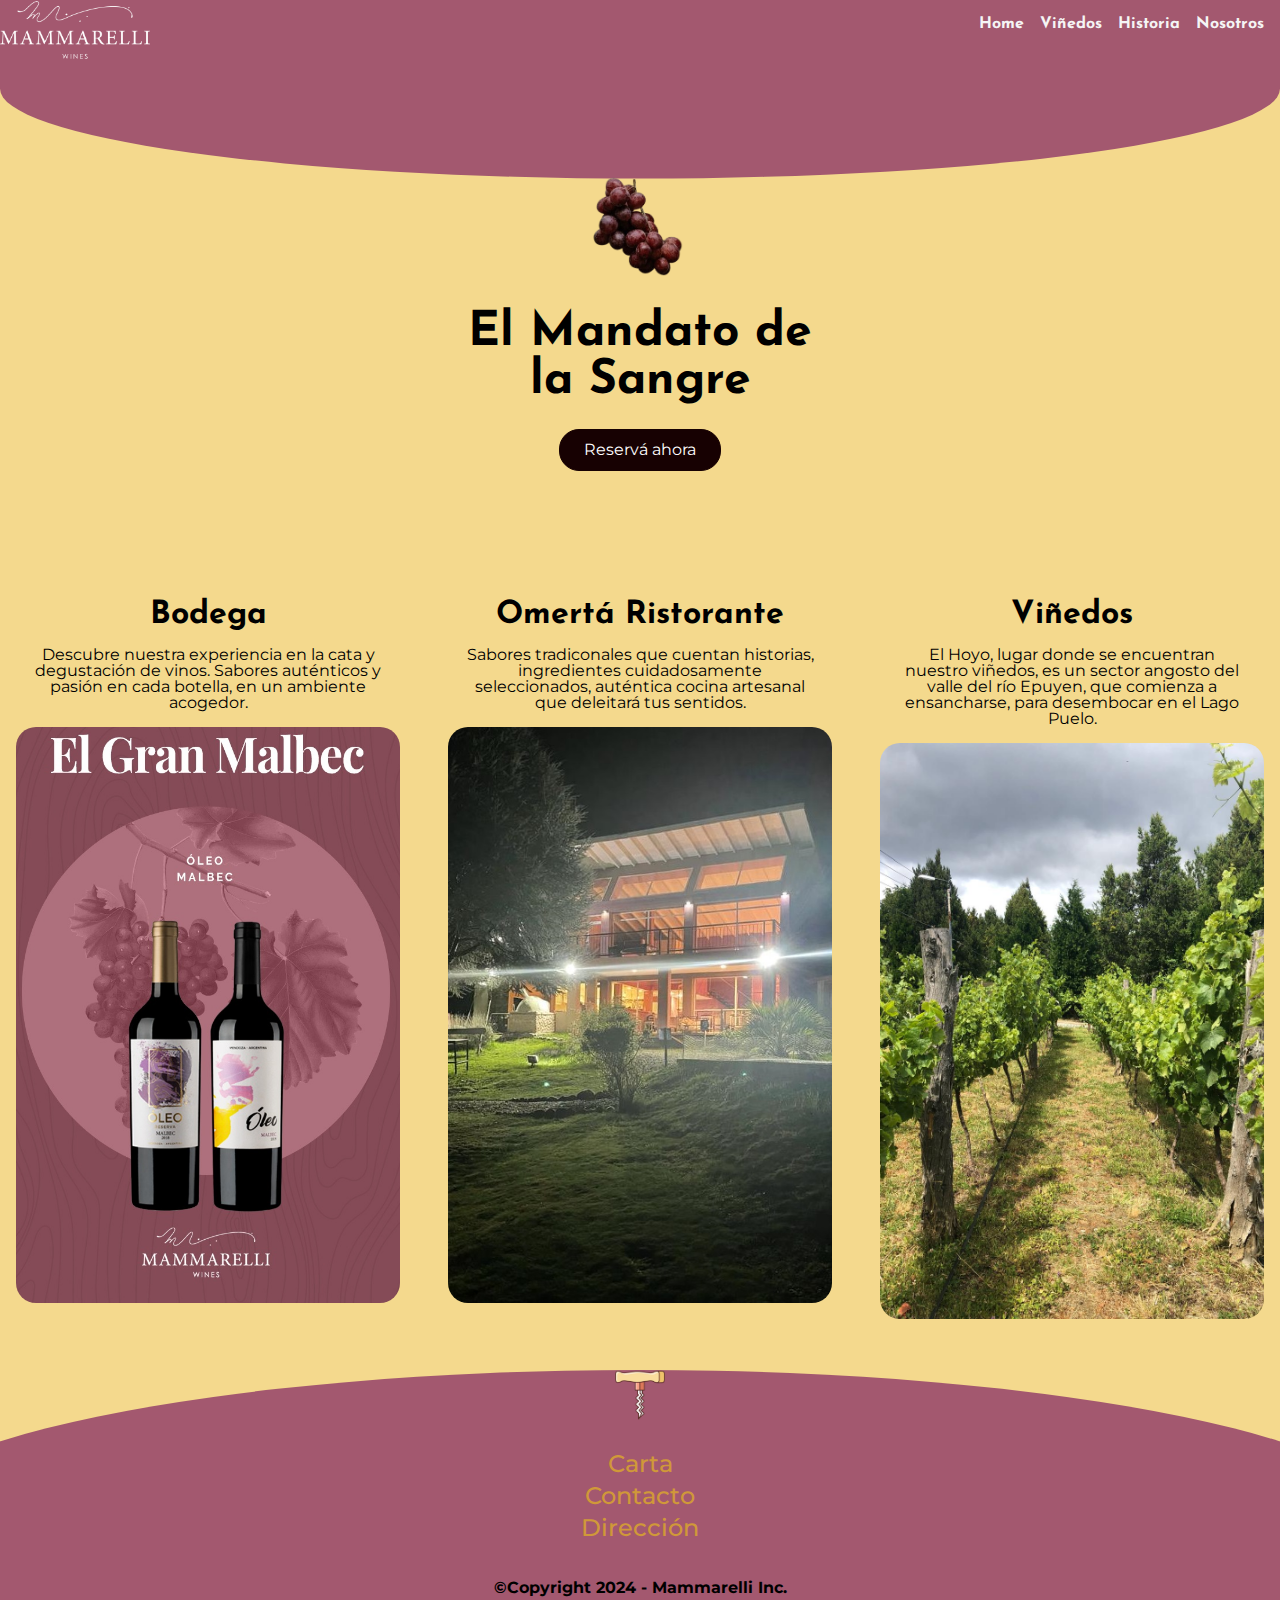
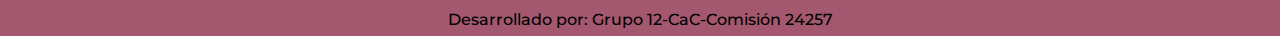
<file: index.html>
<!DOCTYPE html>
<html lang="es-la">
  <head>
    <meta charset="UTF-8" />
    <meta name="viewport" content="width=device-width, initial-scale=1.0" />
    <title>Mammarelli Wines</title>
    <link rel="shortcut icon" href="./Assets/icons/icons8-wine-64.png " />

    <link
      rel="stylesheet"
      href="https://cdn.jsdelivr.net/npm/bootstrap-icons@1.11.1/font/bootstrap-icons.css"
    />
    <link rel="stylesheet" href="Styles/style.css" />

    <link rel="preconnect" href="https://fonts.googleapis.com" />
    <link rel="preconnect" href="https://fonts.gstatic.com" crossorigin />
    <link
      href="https://fonts.googleapis.com/css2?family=DM+Serif+Display:ital@0;1&display=swap"
      rel="stylesheet"
    />

    <link
      href="https://fonts.googleapis.com/css2?family=Montserrat:ital,wght@0,400;0,500;0,600;0,700;1,400;1,600&display=swap"
      rel="stylesheet"
    />
    <link rel="preconnect" href="https://fonts.googleapis.com" />
    <link rel="preconnect" href="https://fonts.gstatic.com" crossorigin />
    <link
      href="https://fonts.googleapis.com/css2?family=Josefin+Sans:ital,wght@0,100..700;1,100..700&display=swap"
      rel="stylesheet"
    />
  </head>

  <body>
    <!--    <div class="nav-circle"></div> -->
    <header>
      <!-- pasó a JS
        <div class="brand">
            <img class="brand-image" src="Assets/mammarelliwines-blanco-transparencia.png" alt="Logo de Mammarelli Wines">
            </div>
            <div class="screw">
                <img class="logo-screw" src="Assets/Icons/icons8-corkscrew-50.png" alt=""> <!--esta imagen hay que centrarla bien sobre las uvas-->
      <!--    </div>
            <button class="open-menu" id="abrir"><i class="bi bi-list"></i></button>
            <nav class="navbar" id="navbar">
                <button id="cerrar" class="close-menu"><i class="bi bi-x-circle"></i></button>
                <ul class="nav-list text-serif">
                <li><a href="./index.html">Home</a></li>
                <li><a href="./viñedos.html">Viñedos</a></li>
                <li><a href="./historia.html">Historia</a></li>
                <li><a href="./nosotros.html">Nosotros</a></li>
                </ul>
            </nav> -->
      <!--            <div class="nav-circle"></div> -->
    </header>

    <main>
      <section class="hero">
        <div class="grape-wrapper">
          <img class="grape" src="Assets/uvas-removebg.png" alt="" />

          <!--                <div class="nav-circle"></div> -->
        </div>
        <div class="hero-content">
          <h2 class="hero-title text-serif">El Mandato de la Sangre</h2>
          <button class="hero-button">Reservá ahora</button>
        </div>
      </section>

      <section class="features">
        <div class="features-wrapper">
          <div class="feature">
            <h4 class="text-serif feature-title">Bodega</h4>
            <p>
              Descubre nuestra experiencia en la cata y degustación de vinos.
              Sabores auténticos y pasión en cada botella, en un ambiente
              acogedor.
            </p>
            <img src="Assets/gran-malbec.jpg" alt="" />
          </div>

          <div class="feature">
            <h4 class="text-serif feature-title">Omertá Ristorante</h4>
            <p>
              Sabores tradiconales que cuentan historias, ingredientes
              cuidadosamente seleccionados, auténtica cocina artesanal que
              deleitará tus sentidos.
            </p>
            <img src="Assets/omerta-outview.jpg" alt="" />
          </div>

          <div class="feature">
            <h4 class="text-serif feature-title">Viñedos</h4>
            <p>
              El Hoyo, lugar donde se encuentran nuestro viñedos, es un sector
              angosto del valle del río Epuyen, que comienza a ensancharse, para
              desembocar en el Lago Puelo.
            </p>
            <img src="Assets/viñedo_1.jpeg" alt="" />
          </div>
        </div>
      </section>
    </main>

    <footer class="footer">
      <!-- <div class="footer-circle">
    </div>

    <div class="logo-footer">
    <img src="Assets/logo_footer.png" alt="">
    </div>

    <div class="links"> 
    <ul>
      <li> <a href="./carta.html">Carta</a></li>
      <li> <a href="./contacto.html">Contacto</a></li>
      <li> <a href="./direccion.html">Dirección</a></li>
    </ul>
    </div>

    <div class="copyright">

    <p class="brand-copy" >©Copyright 2024 - Mammarelli Inc.</p>
    <p>Desarrollado por: Alfredo Gómez</p>

    </div> -->
    </footer>

    <script src="js/main.js"></script>
    <script src="js/index.js"></script>
  </body>
</html>
</file>
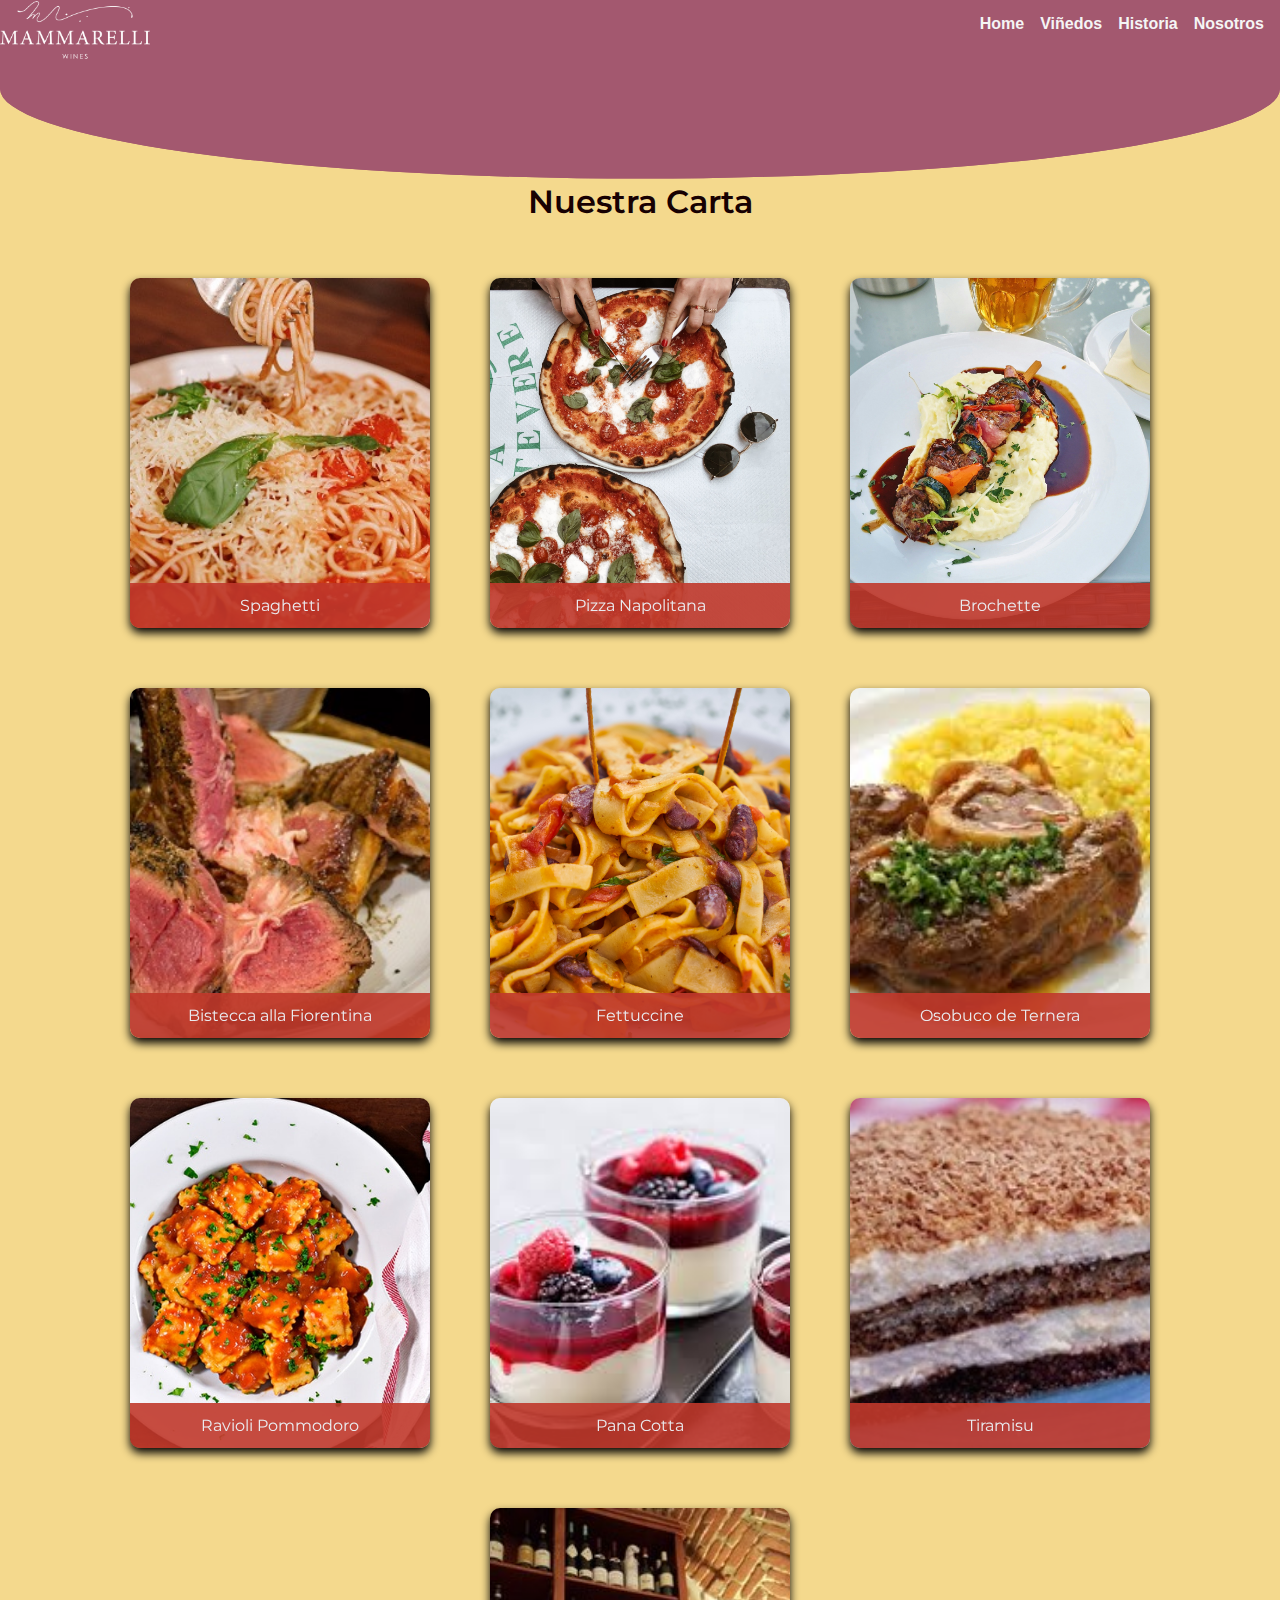
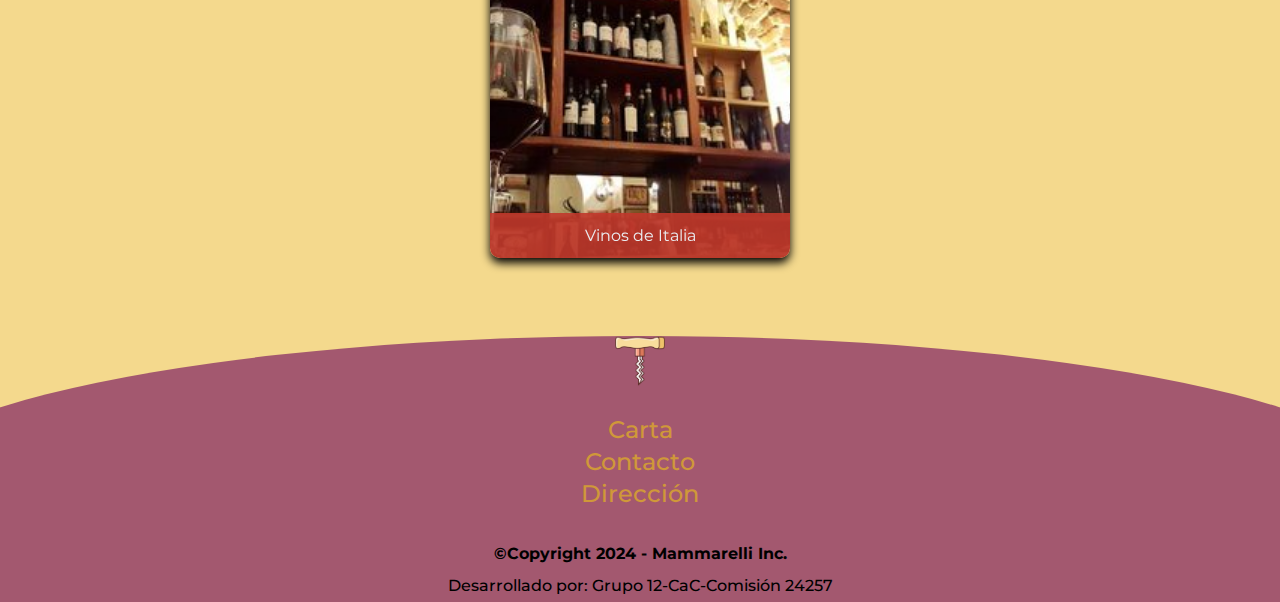
<file: carta.html>
<!DOCTYPE html>
<html lang="es-la">
<head>
    <meta charset="UTF-8">
    <meta name="viewport" content="width=device-width, initial-scale=1.0">
    <title>Omertá Ristorante</title>
    <link rel = "shortcut icon" href = "./Assets/icons/food-icon.png ">

    <link rel="stylesheet" href="https://cdn.jsdelivr.net/npm/bootstrap-icons@1.11.1/font/bootstrap-icons.css">
    <link rel="stylesheet" href="Styles/style.css">

    <link rel="preconnect" href="https://fonts.googleapis.com">
    <link rel="preconnect" href="https://fonts.gstatic.com" crossorigin>
    <link href="https://fonts.googleapis.com/css2?family=DM+Serif+Display:ital@0;1&display=swap" 
          rel="stylesheet">

    <link href="https://fonts.googleapis.com/css2?family=Montserrat:ital,wght@0,400;0,500;0,600;0,700;1,400;1,600&display=swap" 
          rel="stylesheet">      

</head>

<body>
    <div class="nav-circle"></div>

    <header>
        <!-- pasó a JS-->
    </header>

    <main>
    
    <section class="menu">    
        <div id="menu" class="titulos"><h1>Nuestra Carta</h1>

        <article>
                 
            <div class="card">
                <div class="face front">
                    <img src="./Assets/Platos/Spaghetti.jpg" alt="Foto cancun">
                    <h3>Spaghetti</h3>

                </div>
                <div class="face back">
                     <h3>Spaghetti al sugo</h3>
                     <p>Lorem ipsum, dolor sit amet consectetur adipisicing elit. Consequuntur accusamus dolor sint quibusdam adipisci voluptatem sed fuga, corporis facilis nam amet voluptates ipsum animi totam assumenda impedit unde nemo numquam!</p>
                     <div class="link">
                        <a href="precios.html">Precio</a>
                     </div>
                </div>
            </div>
            <div class="card">
                <div class="face front">
                    <img src="./Assets/Platos/pizzanapolitana.jpg" alt="">
                    <h3>Pizza Napolitana</h3>

                </div>
                <div class="face back">
                     <h3>Pizza Napoletana</h3>
                     <p>Lorem ipsum, dolor sit amet consectetur adipisicing elit. Error, eveniet nulla tenetur quo modi totam consectetur, vel ab impedit debitis hic ducimus exercitationem quibusdam corrupti enim magni voluptatem fugiat cupiditate? </p>
                     <div class="link">
                        <a href="precios.html">Precio</a>
                     </div>
                </div>
            </div>
            <div class="card">
                <div class="face front">
                    <img src="./Assets/Platos/Brochette.jpg" alt="">
                    <h3>Brochette</h3>

                </div>
                <div class="face back">
                     <h3>Spiedino Misto</h3>
                     <p>Lorem, ipsum dolor sit amet consectetur adipisicing elit. Deserunt sed eligendi sequi repellendus beatae commodi aspernatur tempora necessitatibus possimus at quibusdam, quae minima illo neque eveniet unde porro hic reiciendis!</p>
                     <div class="link">
                        <a href="precios.html">Precio</a>
                     </div>
                </div>
            </div>
            <div class="card">
                <div class="face front">
                    <img src="./Assets/Platos/bistecca-a-la-Fiorentina.jpg"">
                    <h3>Bistecca alla Fiorentina</h3>

                </div>
                <div class="face back">
                     <h3>Bistecca alla Fiorentina</h3>
                     <p>Lorem ipsum dolor sit amet consectetur adipisicing elit. Labore rerum, nulla autem doloribus accusantium perspiciatis! Accusamus, iure sunt. Fuga tempore ea autem repudiandae optio laborum modi, quasi veniam aliquid voluptas! </p>
                     <div class="link">
                        <a href="precios.html">Precio</a>
                     </div>
                </div>
            </div>
            <div class="card">
                <div class="face front">
                    <img src="./Assets/Platos/Fettuccini.jpg" alt="">
                    <h3>Fettuccine</h3>

                </div>
                <div class="face back">
                     <h3>Fettuccine</h3>
                     <p>Lorem ipsum dolor sit amet consectetur adipisicing elit. Eaque quod quo iusto, reprehenderit officia eligendi unde distinctio animi quae deserunt doloribus illum accusantium nesciunt harum assumenda dolor nisi blanditiis. Hic!</p>
                     <div class="link">
                        <a href="precios.html">Precio</a>
                     </div>
                </div>
            </div>
        
   
             <div class="card">
                <div class="face front">
                    <img src="./Assets/Platos/osobuco.jpg" alt="Foto londres">
                    <h3>Osobuco de Ternera</h3>

                </div>
                <div class="face back">
                     <h3>Ossobuco di vitello</h3>
                     <p>Lorem ipsum dolor sit amet, consectetur adipisicing elit. Assumenda, perspiciatis dolores corrupti fuga velit nesciunt incidunt harum modi itaque asperiores corporis eos esse temporibus voluptates quis nihil aperiam reiciendis consequuntur.</p>
                     <div class="link">
                        <a href="precios.html">Precio</a>
                     </div>
                </div>
            </div>
            <div class="card">
                <div class="face front">
                    <img src="./Assets/Platos/ravioli.jpg" alt="">
                    <h3>Ravioli Pommodoro</h3>

                </div>
                <div class="face back">
                     <h3>Ravioli Pommodoro</h3>
                     <p>Lorem ipsum dolor sit, amet consectetur adipisicing elit. Quaerat possimus nesciunt itaque vitae esse ratione fugit, pariatur minus? Ratione hic id obcaecati veniam reprehenderit reiciendis necessitatibus totam voluptatibus consequuntur nam. </p>
                     <div class="link">
                        <a href="precios.html">Precio</a>
                     </div>
                </div>
            </div>
            <div class="card">
                <div class="face front">
                    <img src="./Assets/Platos/postre.jpg" alt="">
                    <h3>Pana Cotta</h3>

                </div>
                <div class="face back">
                     <h3>Panna Cotta</h3>
                     <p>Lorem ipsum dolor sit amet consectetur adipisicing elit. Voluptates illo perspiciatis quae, quaerat animi expedita accusantium aliquid, dolores impedit minus dolor dolorum illum aperiam rerum quidem tempora aliquam facilis laudantium.</p>
                     <div class="link">
                        <a href="precios.html">Precio</a>
                     </div>
                </div>
            </div>
            <div class="card">
                <div class="face front">
                    <img src="./Assets/Platos/Tiramisu-casero-sin-huevo-600x338.jpg" alt="">
                    <h3>Tiramisu</h3>

                </div>
                <div class="face back">
                     <h3>Tiramisù fatto in casa</h3>
                     <p>Lorem ipsum dolor sit amet consectetur adipisicing elit. Nulla eligendi, mollitia ipsam exercitationem cum enim perspiciatis ex. In dolor perferendis explicabo, nihil ullam cumque tenetur autem deserunt, ratione sunt veritatis? </p>
                     <div class="link">
                        <a href="precios.html">Precio</a>
                     </div>
                </div>
            </div>
            <div class="card">
                <div class="face front">
                    <img src="./Assets/Platos/vinos-cava - copia.jpg" alt="">
                    <h3>Vinos de Italia</h3>

                </div>
                <div class="face back">
                     <h3>Vini della Cantina</h3>
                     <p>Lorem ipsum dolor sit amet consectetur adipisicing elit. Possimus magni officiis neque rem eos, recusandae doloremque vitae qui accusamus voluptate tenetur maiores at illo modi aperiam. Laudantium reprehenderit doloribus quae! Y es que para ellos la tercera ola no ha llegado a suceder, debido a que han hecho todo lo posible para que este verano sea uno de los destinos turísticos posibles para el resto de ciudadanos del mundo.</p>
                     <div class="link">
                        <a href="precios.html">Precio</a>
                     </div>
                </div>
            </div>
        
        </article>
        </div>
        

    </main>

    <footer class="footer"> <!--pasó a JS en el index.js-->

<!-- <div class="footer-circle">
</div>

<div class="logo-footer">
    <img src="Assets/Icons/corckscrew-removebg-preview.png" alt="">
</div>

<div class="links"> 
    <ul>
      <li> <a href="./carta.html">Carta</a></li>
      <li> <a href="./contacto.html">Contacto</a></li>
      <li> <a href="./direccion.html">Dirección</a></li>
    </ul>
</div>

<div class="copyright">

    <p class="brand-copy" >©Copyright 2024 - Mammarelli Inc.</p>
    <p>Desarrollado por: Alfredo Gómez</p>

</div>-->
    </footer>

    <script src="js/main.js"></script>
    <script src="js/index.js"></script>

</body>
</html>
</file>
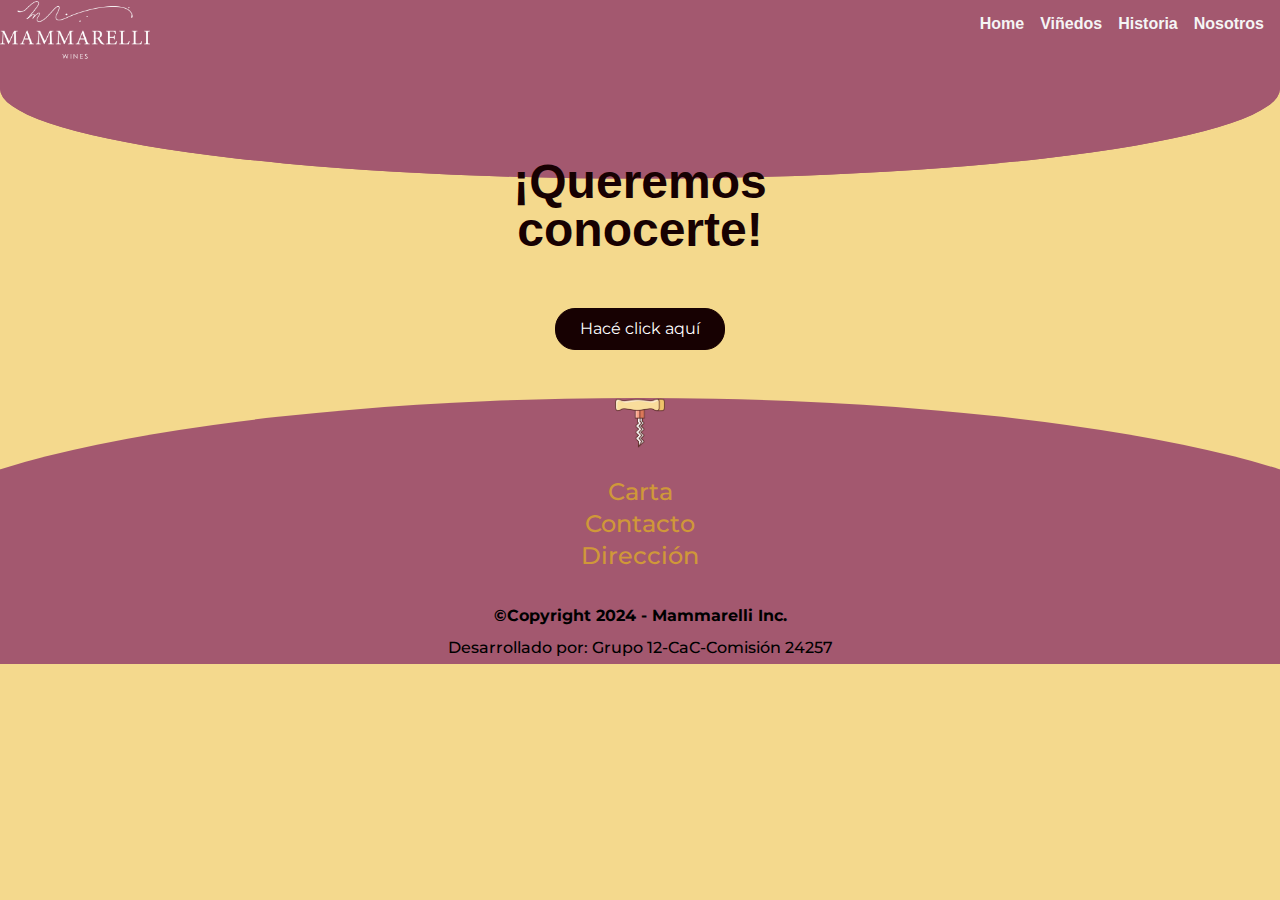
<file: contacto.html>
<!DOCTYPE html>
<html lang="es-la">
<head>
    <meta charset="UTF-8">
    <meta name="viewport" content="width=cla, initial-scale=1.0">
    <title>Contacto</title>
    <link rel = "shortcut icon" href = "./Assets/Icons/contact.png ">

    <link rel="stylesheet" href="https://cdn.jsdelivr.net/npm/bootstrap-icons@1.11.1/font/bootstrap-icons.css">
    <link rel="stylesheet" href="Styles/style.css">

    <link rel="preconnect" href="https://fonts.googleapis.com">
    <link rel="preconnect" href="https://fonts.gstatic.com" crossorigin>
    <link href="https://fonts.googleapis.com/css2?family=DM+Serif+Display:ital@0;1&display=swap" 
          rel="stylesheet">

    <link href="https://fonts.googleapis.com/css2?family=Montserrat:ital,wght@0,400;0,500;0,600;0,700;1,400;1,600&display=swap" 
          rel="stylesheet">  
</head>
    

<body>
    <div class="nav-circle"></div>

    <header>

    </header>
    
    
    
    <section id="ContentFormulario">
        <div class="form-content">
        <h1 class="form-title text-serif">¡Queremos conocerte!</h1>
        <button class="gen-form" onclick="GeneraForm()">Hacé click aquí</button>
        </div>
    </section>

    <footer class="footer"> <!--esto pasó a JS en el index.js-->
            
    <!-- <div class="footer-circle">
    </div>
    
    <div class="logo-footer">
        <img src="Assets/Icons/corckscrew-removebg-preview.png" alt="">
    </div>
    
    <div class="links"> 
          <li> <a href="./carta.html">Carta</a></li>
          <li> <a href="./contacto.html">Contacto</a></li>
          <li> <a href="./direccion.html">Dirección</a></li>
        </ul>
    </div>
    
    <div class="copyright">
    
        <p class="brand-copy" >©Copyright 2024 - Mammarelli Inc.</p>
        <p>Desarrollado por: Alfredo Gómez</p>
    
    </div> -->
        </footer>


        <script src="./js/main.js"></script>
        <script src="./js/index.js"></script>



</body>
</html>
</file>
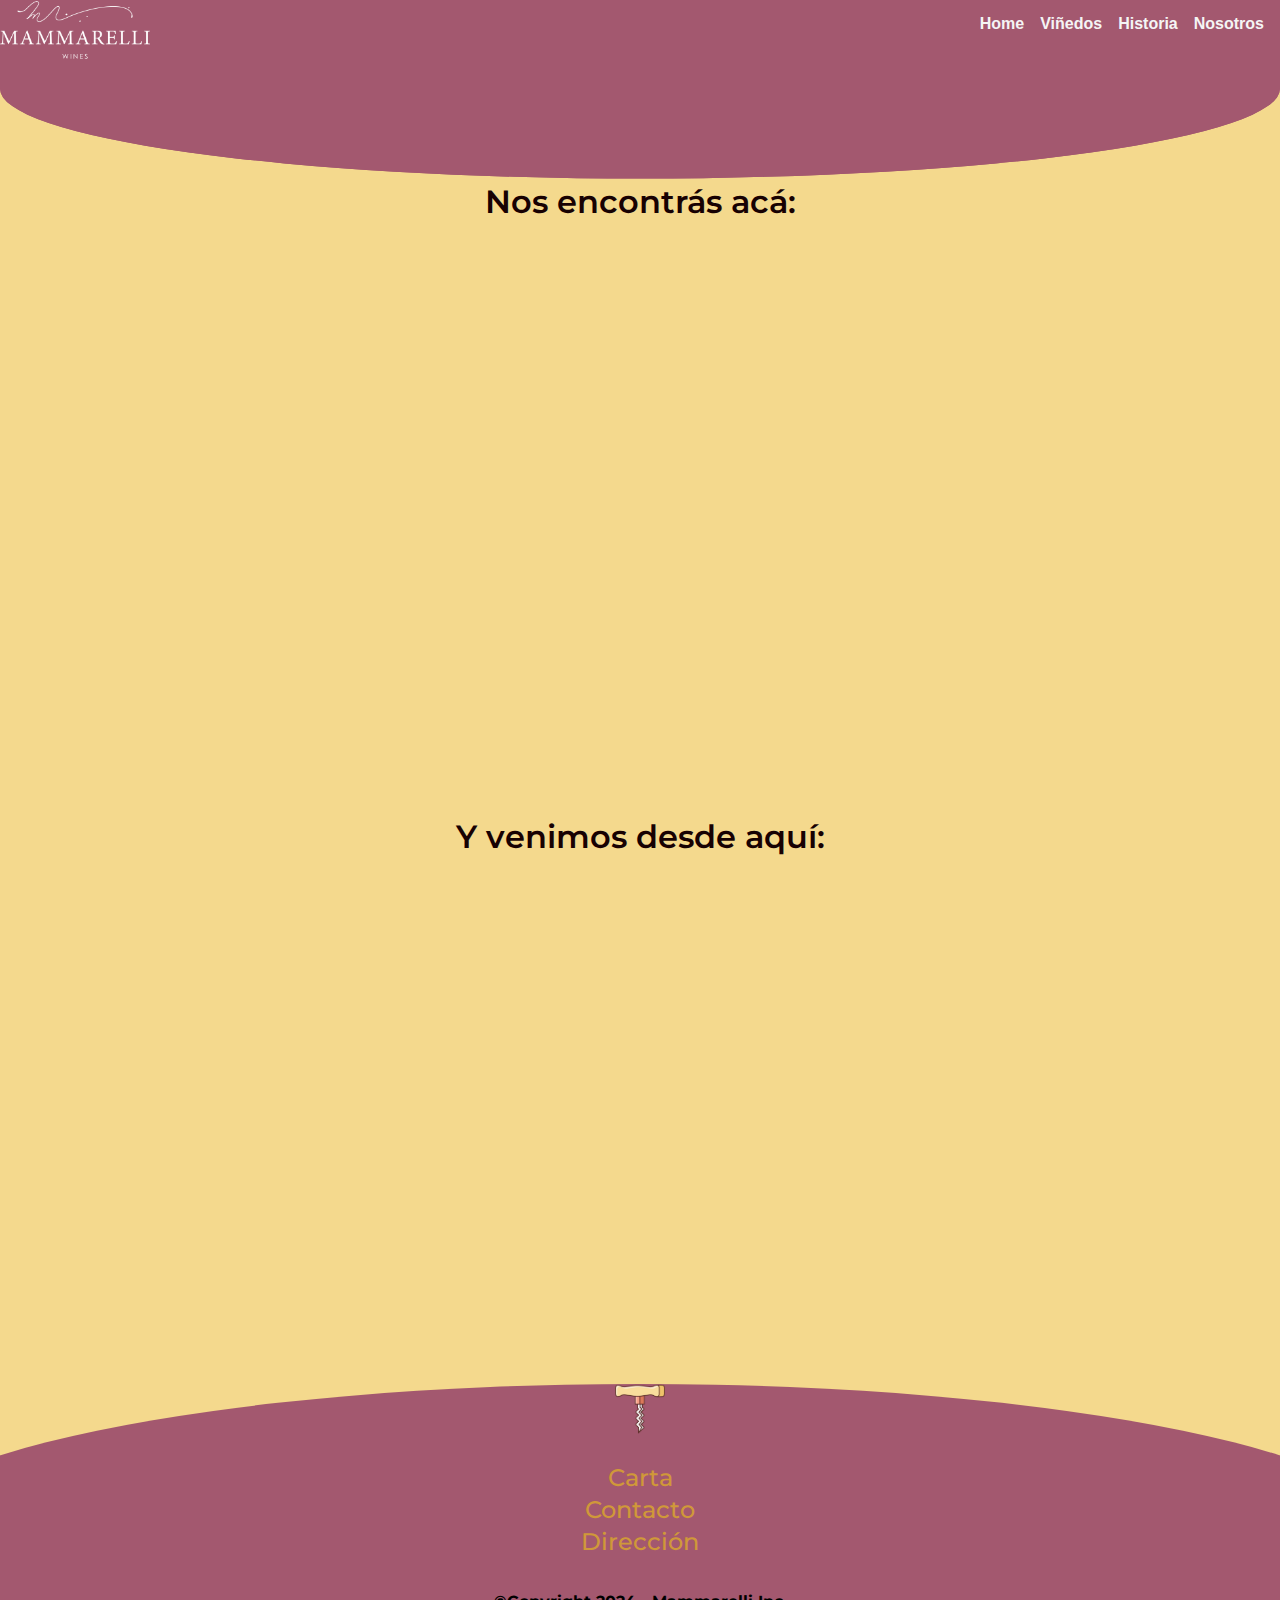
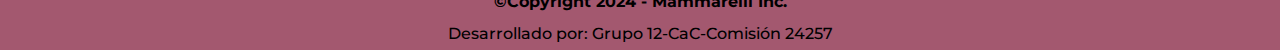
<file: direccion.html>
<!DOCTYPE html>
<html lang="es-la">
<head>
    <meta charset="UTF-8">
    <meta name="viewport" content="width=device-width, initial-scale=1.0">
    <title>Ubicación</title>
    <link rel = "shortcut icon" href = "./Assets/icons/Ubicacion.png ">

    <link rel="stylesheet" href="https://cdn.jsdelivr.net/npm/bootstrap-icons@1.11.1/font/bootstrap-icons.css">
    <link rel="stylesheet" href="Styles/style.css">

    <link rel="preconnect" href="https://fonts.googleapis.com">
    <link rel="preconnect" href="https://fonts.gstatic.com" crossorigin>
    <link href="https://fonts.googleapis.com/css2?family=DM+Serif+Display:ital@0;1&display=swap" 
          rel="stylesheet">

    <link href="https://fonts.googleapis.com/css2?family=Montserrat:ital,wght@0,400;0,500;0,600;0,700;1,400;1,600&display=swap" 
          rel="stylesheet">      

</head>

<body>
    <div class="nav-circle"></div>


    <header>
        <!-- pasó a JS-->
    </header>

    <main>
        <section class = "ubicacion">
            
            <h1>Nos encontrás acá:</h1>
    
            <div class="map">
                <iframe src="https://www.google.com/maps/embed?pb=!1m18!1m12!1m3!1d2390.240453293948!2d-71.54482212473403!3d-42.09003497121925!2m3!1f0!2f0!3f0!3m2!1i1024!2i768!4f13.1!3m3!1m2!1s0x961b9366d8176209%3A0x23a8ea23a7086f78!2sMammarelli%20Wines.%20Bodega%20y%20vi%C3%B1edos!5e1!3m2!1ses-419!2sar!4v1716142237194!5m2!1ses-419!2sar" style="border:0;" allowfullscreen="" loading="lazy" referrerpolicy="no-referrer-when-downgrade"></iframe>
            </div>
    
            <h1>Y venimos desde aquí:</h1>
            
            <div class="video">
                <iframe  src="https://www.youtube.com/embed/Jt-DXJQjxA8?si=L7LcjzmmJ0Adu7Yc" title="YouTube video player" frameborder="0" allow="accelerometer; autoplay; clipboard-write; encrypted-media; gyroscope; picture-in-picture; web-share" allowfullscreen></iframe>
            </div>
        
        </section>
       

    </main>

    <footer class="footer">  <!--esto pasó a JS en el index.js-->
        
<!-- <div class="footer-circle">
</div>

<div class="logo-footer">
    <img src="Assets/Icons/corckscrew-removebg-preview.png" alt="">
</div>

<div class="links"> 
    <ul>
      <li> <a href="./carta.html">Carta</a></li>
      <li> <a href="./contacto.html">Contacto</a></li>
      <li> <a href="./direccion.html">Dirección</a></li>
    </ul>
</div>

<div class="copyright">

    <p class="brand-copy" >©Copyright 2024 - Mammarelli Inc.</p>
    <p>Desarrollado por: Alfredo Gómez</p>

</div> -->
    </footer>

    <script src="js/main.js"></script>
    <script src="js/index.js"></script>

</body>
</html>
</file>
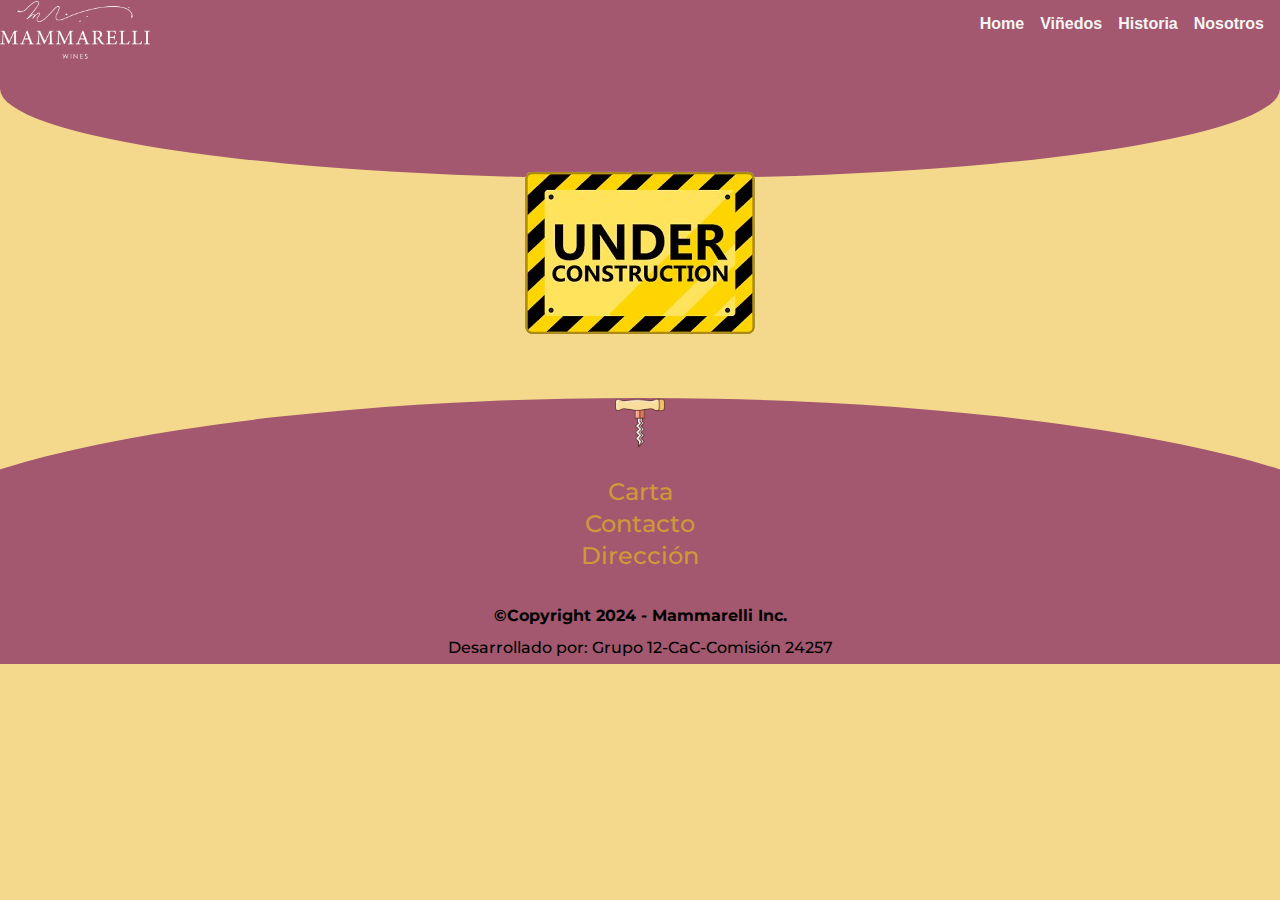
<file: precios.html>
<!DOCTYPE html>
<html lang="es-la">
<head>
    <meta charset="UTF-8">
    <meta name="viewport" content="width=device-width, initial-scale=1.0">
    <title>Lista de Precios</title>
    <link rel = "shortcut icon" href = "./Assets/Icons/precios.png">

    <link rel="stylesheet" href="https://cdn.jsdelivr.net/npm/bootstrap-icons@1.11.1/font/bootstrap-icons.css">
    <link rel="stylesheet" href="Styles/style.css">

    <link rel="preconnect" href="https://fonts.googleapis.com">
    <link rel="preconnect" href="https://fonts.gstatic.com" crossorigin>
    <link href="https://fonts.googleapis.com/css2?family=DM+Serif+Display:ital@0;1&display=swap" 
          rel="stylesheet">

    <link href="https://fonts.googleapis.com/css2?family=Montserrat:ital,wght@0,400;0,500;0,600;0,700;1,400;1,600&display=swap" 
          rel="stylesheet">

</head>
<body>
    <header></header>

    <main>
        <div class="working">
            <img src="./Assets/enconstruccion-removebg-preview.png" alt="Pagina en construcción">
        </div>
    </main>

        
    <footer class="footer"> <!--esto pasó a JS en el index.js-->
        
<!-- <div class="footer-circle">
</div>

<div class="logo-footer">
    <img src="Assets/Icons/corckscrew-removebg-preview.png" alt="">
</div>

<div class="links"> 
    <ul>
      <li> <a href="./carta.html">Carta</a></li>
      <li> <a href="./contacto.html">Contacto</a></li>
      <li> <a href="./direccion.html">Dirección</a></li>
    </ul>
</div>

<div class="copyright">

    <p class="brand-copy" >©Copyright 2024 - Mammarelli Inc.</p>
    <p>Desarrollado por: Alfredo Gómez</p>

</div> -->
    </footer>
    

    <script src="js/main.js"></script>
    <script src="js/index.js"></script>
</body>
</html>
</file>
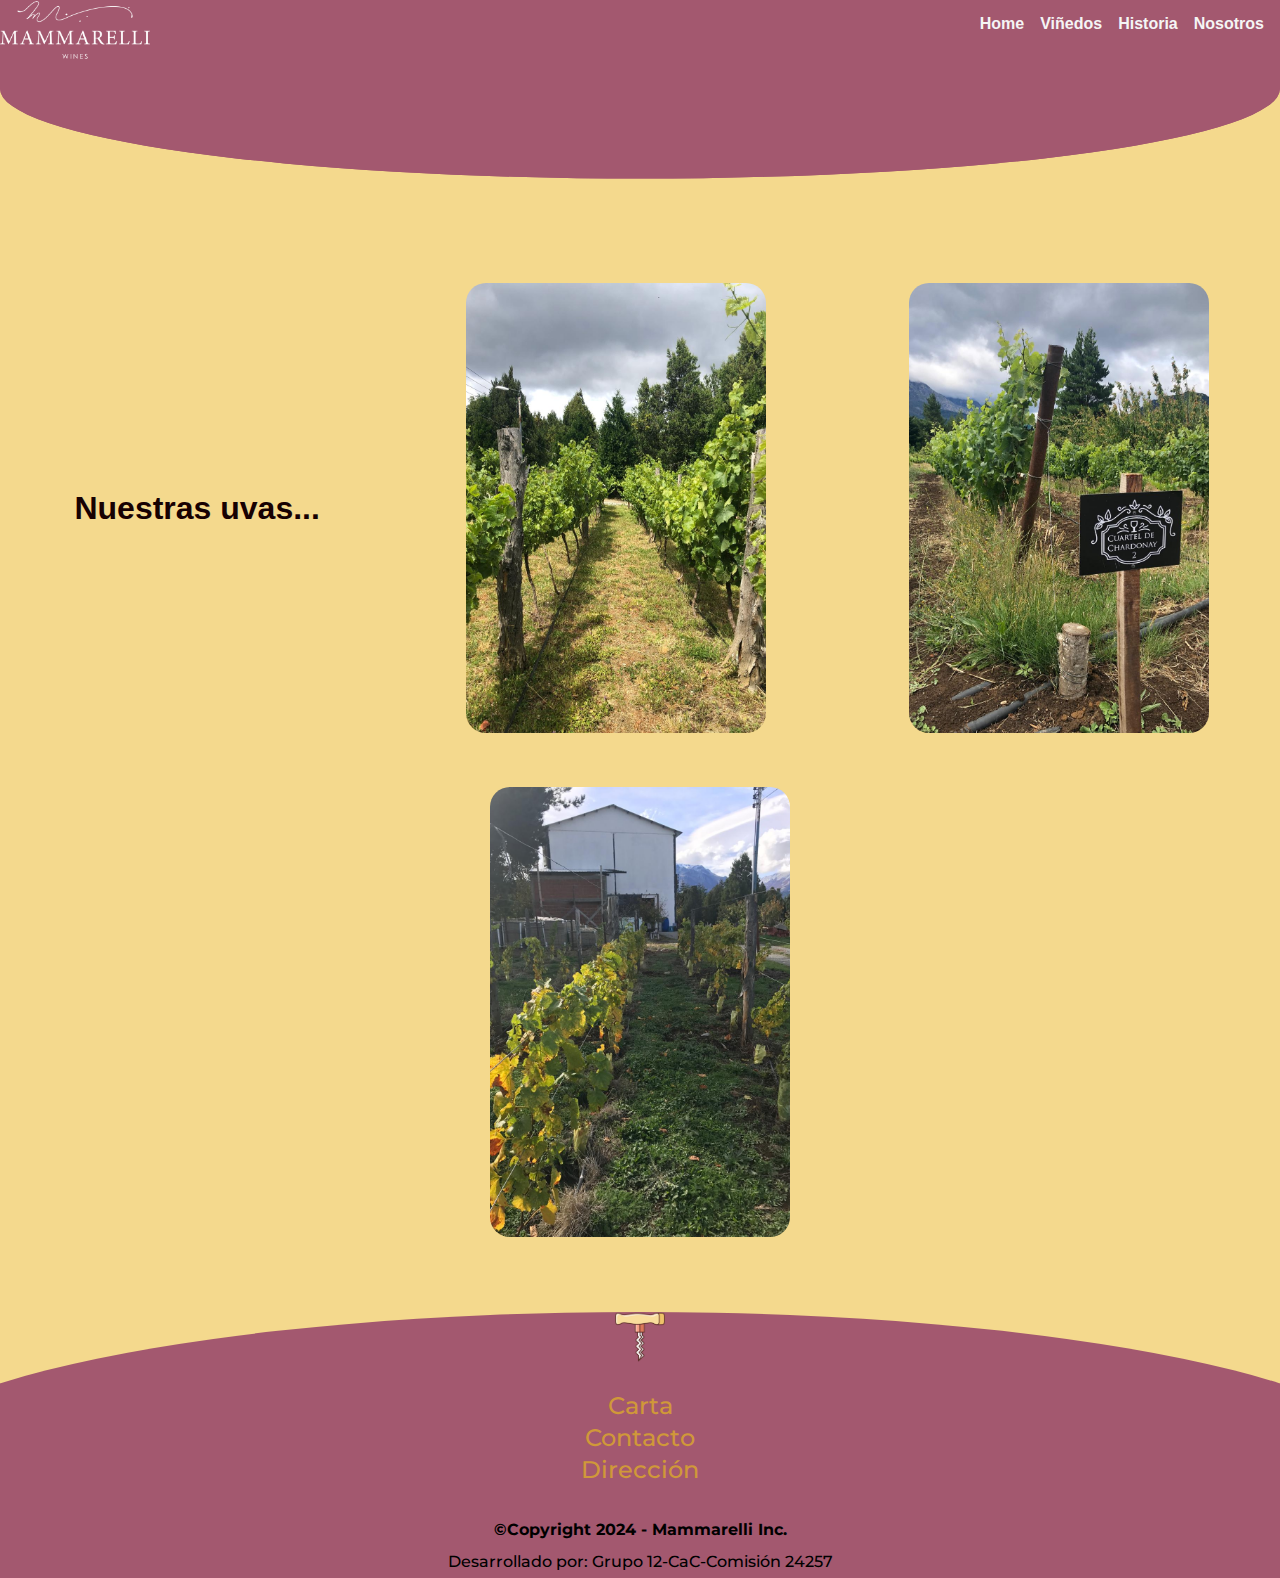
<file: viñedos.html>
<!DOCTYPE html>
<html lang="es-la">
<head>
    <meta charset="UTF-8">
    <meta name="viewport" content="width=device-width, initial-scale=1.0">
    <title>Nuestros Viñedos</title>

    <link rel = "shortcut icon" href = "./Assets/icons/grape.png ">

    <link rel="stylesheet" href="https://cdn.jsdelivr.net/npm/bootstrap-icons@1.11.1/font/bootstrap-icons.css">
    <link rel="stylesheet" href="Styles/style.css">

    <link rel="preconnect" href="https://fonts.googleapis.com">
    <link rel="preconnect" href="https://fonts.gstatic.com" crossorigin>
    <link href="https://fonts.googleapis.com/css2?family=DM+Serif+Display:ital@0;1&display=swap" 
          rel="stylesheet">

    <link href="https://fonts.googleapis.com/css2?family=Montserrat:ital,wght@0,400;0,500;0,600;0,700;1,400;1,600&display=swap" 
          rel="stylesheet">      


</head>
<body>

    <div class="nav-circle"></div>


    <header> <!-- esto pasó a JS-->

    </header>

    <main>
        <div class="vin">
            <h1 class="text-serif">Nuestras uvas...</h1>
            <img class="vina" src="./Assets/viñedo_1.jpeg" alt="">
            <img class="vina" src="./Assets/viñedo_cartel_1.jpeg" alt="">
            <img class="vina" src="./Assets/viñedo-bodega.jpeg" alt="">
        </div>
    </main>

    <footer class="footer">
        
<div class="footer-circle"> <!--esto pasó a JS en el index.js-->

<!-- </div>

<div class="logo-footer">
    <img src="Assets/Icons/corckscrew-removebg-preview.png" alt="">
</div>

<div class="links"> 
    <ul>
      <li> <a href="./carta.html">Carta</a></li>
      <li> <a href="./contacto.html">Contacto</a></li>
      <li> <a href="./direccion">Dirección</a></li>
    </ul>
</div>

<div class="copyright">

    <p class="brand-copy" >©Copyright 2024 - Mammarelli Inc.</p>
    <p>Desarrollado por: Alfredo Gómez</p>

</div> -->
    </footer>
    
    <script src="js/main.js"></script>
    <script src="js/index.js"></script>


</body>
</html>
</file>
<file: Styles/style.css>
@import "reset.css";

@import "variables.css";
@import "navbar.css";
@import "hero.css";

@import "features.css";
@import "footer.css";
@import "form.css";
@import "gente.css";
@import "historia.css";
@import "carta.css";
@import "precios.css";

@import "direccion.css";
@import "viñedos.css"
</file>
